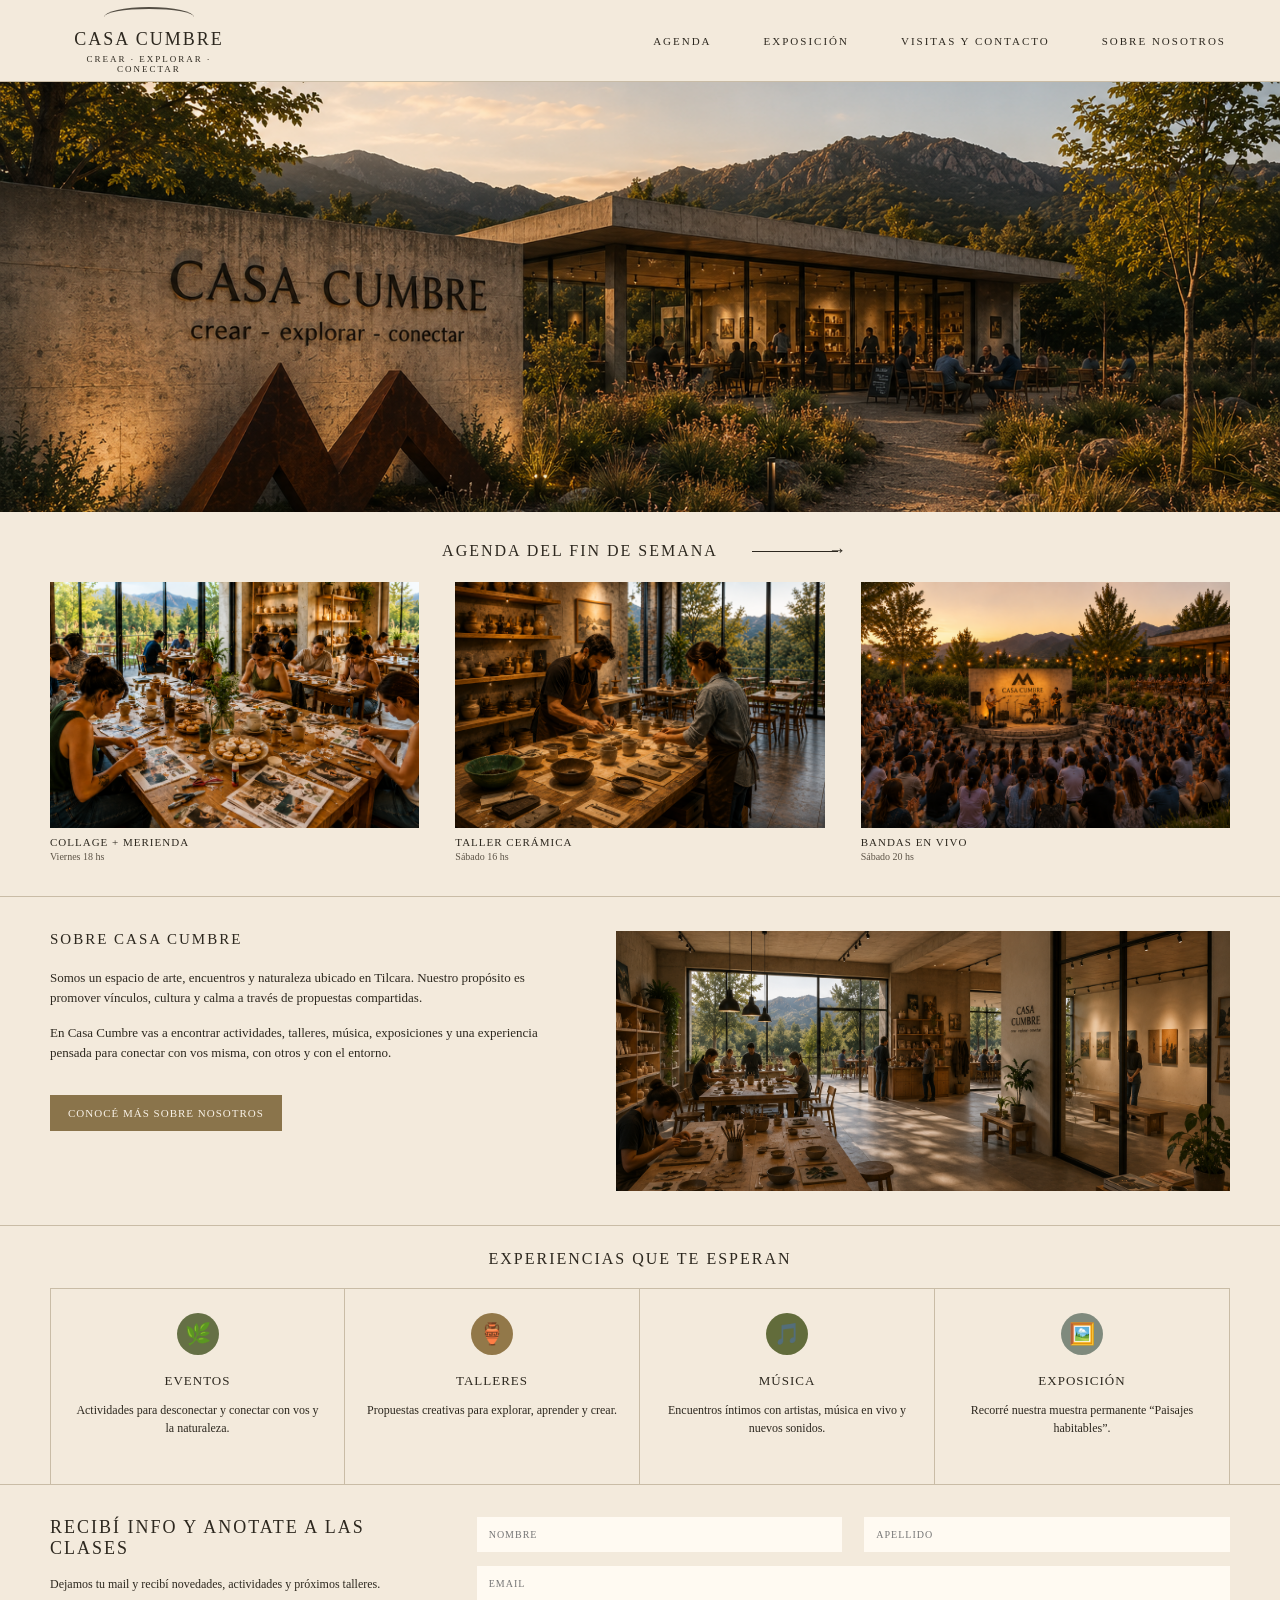
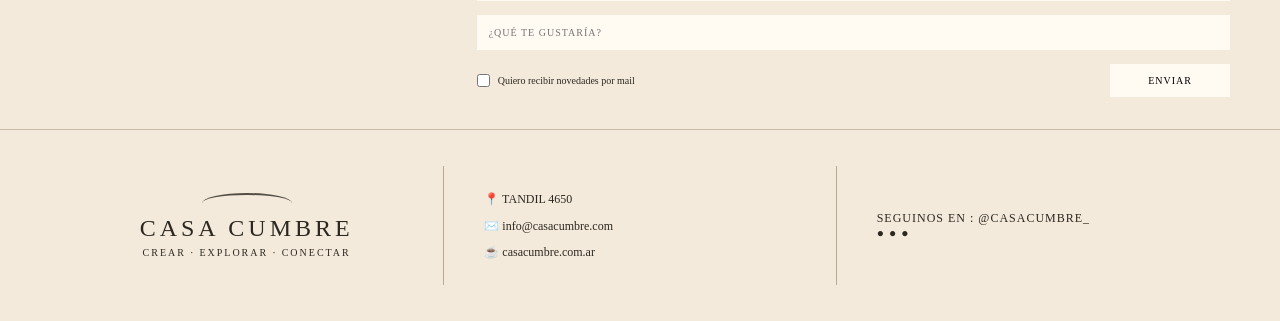
<file: index.html>
<!doctype html>
<html lang="es">
  <head>
    <meta charset="UTF-8" />
    <meta name="viewport" content="width=device-width, initial-scale=1.0" />
    <title>Casa Cumbre</title>
    <link rel="stylesheet" href="style.css" />
  </head>
  <body>
    <header class="header">
      <div class="logo">
        <div class="mountain-line"></div>
        <h1>CASA CUMBRE</h1>
        <p>CREAR · EXPLORAR · CONECTAR</p>
      </div>

      <nav class="nav">
        <a href="agenda.html">AGENDA</a>
        <a href="exposicion.html">EXPOSICIÓN</a>
        <a href="visitas.html">VISITAS Y CONTACTO</a>
        <a href="nosotros.html">SOBRE NOSOTROS</a>
      </nav>
    </header>

    <main>
      <section class="hero">
        <div class="hero-text"></div>
      </section>

      <section class="agenda">
        <div class="section-title">
          <h2>AGENDA DEL FIN DE SEMANA</h2>
          <span></span>
        </div>

        <div class="cards">
          <article class="card">
            <img src="img/collague-merienda.png" alt="Collage y merienda" />
            <h3>COLLAGE + MERIENDA</h3>
            <p>Viernes 18 hs</p>
          </article>

          <article class="card">
            <img src="img/CERMICA2.png" alt="Taller cerámica" />
            <h3>TALLER CERÁMICA</h3>
            <p>Sábado 16 hs</p>
          </article>

          <article class="card">
            <img src="img/bandas-vivo.png" alt="Bandas en vivo" />
            <h3>BANDAS EN VIVO</h3>
            <p>Sábado 20 hs</p>
          </article>
        </div>
      </section>

      <section class="about">
        <div class="about-text">
          <h2>SOBRE CASA CUMBRE</h2>
          <p>
            Somos un espacio de arte, encuentros y naturaleza ubicado en
            Tilcara. Nuestro propósito es promover vínculos, cultura y calma a
            través de propuestas compartidas.
          </p>
          <p>
            En Casa Cumbre vas a encontrar actividades, talleres, música,
            exposiciones y una experiencia pensada para conectar con vos misma,
            con otros y con el entorno.
          </p>
          <a href="#" class="btn">CONOCÉ MÁS SOBRE NOSOTROS</a>
        </div>

        <div class="about-img">
          <img src="img/sobre-casa.png" alt="Interior de Casa Cumbre" />
        </div>
      </section>

      <section class="experiences">
        <div class="section-title simple">
          <h2>EXPERIENCIAS QUE TE ESPERAN</h2>
        </div>

        <div class="experience-grid">
          <article class="experience">
            <div class="icon">🌿</div>
            <h3>EVENTOS</h3>
            <p>
              Actividades para desconectar y conectar con vos y la naturaleza.
            </p>
          </article>

          <article class="experience">
            <div class="icon">🏺</div>
            <h3>TALLERES</h3>
            <p>Propuestas creativas para explorar, aprender y crear.</p>
          </article>

          <article class="experience">
            <div class="icon">🎵</div>
            <h3>MÚSICA</h3>
            <p>
              Encuentros íntimos con artistas, música en vivo y nuevos sonidos.
            </p>
          </article>

          <article class="experience">
            <div class="icon">🖼️</div>
            <h3>EXPOSICIÓN</h3>
            <p>Recorré nuestra muestra permanente “Paisajes habitables”.</p>
          </article>
        </div>
      </section>

      <section class="newsletter">
        <div class="newsletter-text">
          <h2>RECIBÍ INFO Y ANOTATE A LAS CLASES</h2>
          <p>
            Dejamos tu mail y recibí novedades, actividades y próximos talleres.
          </p>
        </div>

        <form class="form">
          <div class="form-row">
            <input type="text" placeholder="NOMBRE" />
            <input type="text" placeholder="APELLIDO" />
          </div>

          <input type="email" placeholder="EMAIL" />
          <input type="text" placeholder="¿QUÉ TE GUSTARÍA?" />

          <div class="form-bottom">
            <label>
              <input type="checkbox" />
              Quiero recibir novedades por mail
            </label>
            <button type="submit">ENVIAR</button>
          </div>
        </form>
      </section>
    </main>

    <footer class="footer">
      <div class="footer-logo">
        <div class="mountain-line"></div>
        <h2>CASA CUMBRE</h2>
        <p>CREAR · EXPLORAR · CONECTAR</p>
      </div>

      <div class="footer-info">
        <p>📍 TANDIL 4650</p>
        <p>✉️ info@casacumbre.com</p>
        <p>☕ casacumbre.com.ar</p>
      </div>

      <div class="footer-social">
        <p>SEGUINOS EN : @CASACUMBRE_</p>
          <span>●</span>
          <span>●</span>
          <span>●</span>
        </div>
      </div>
    </footer>
  </body>
</html>
</file>
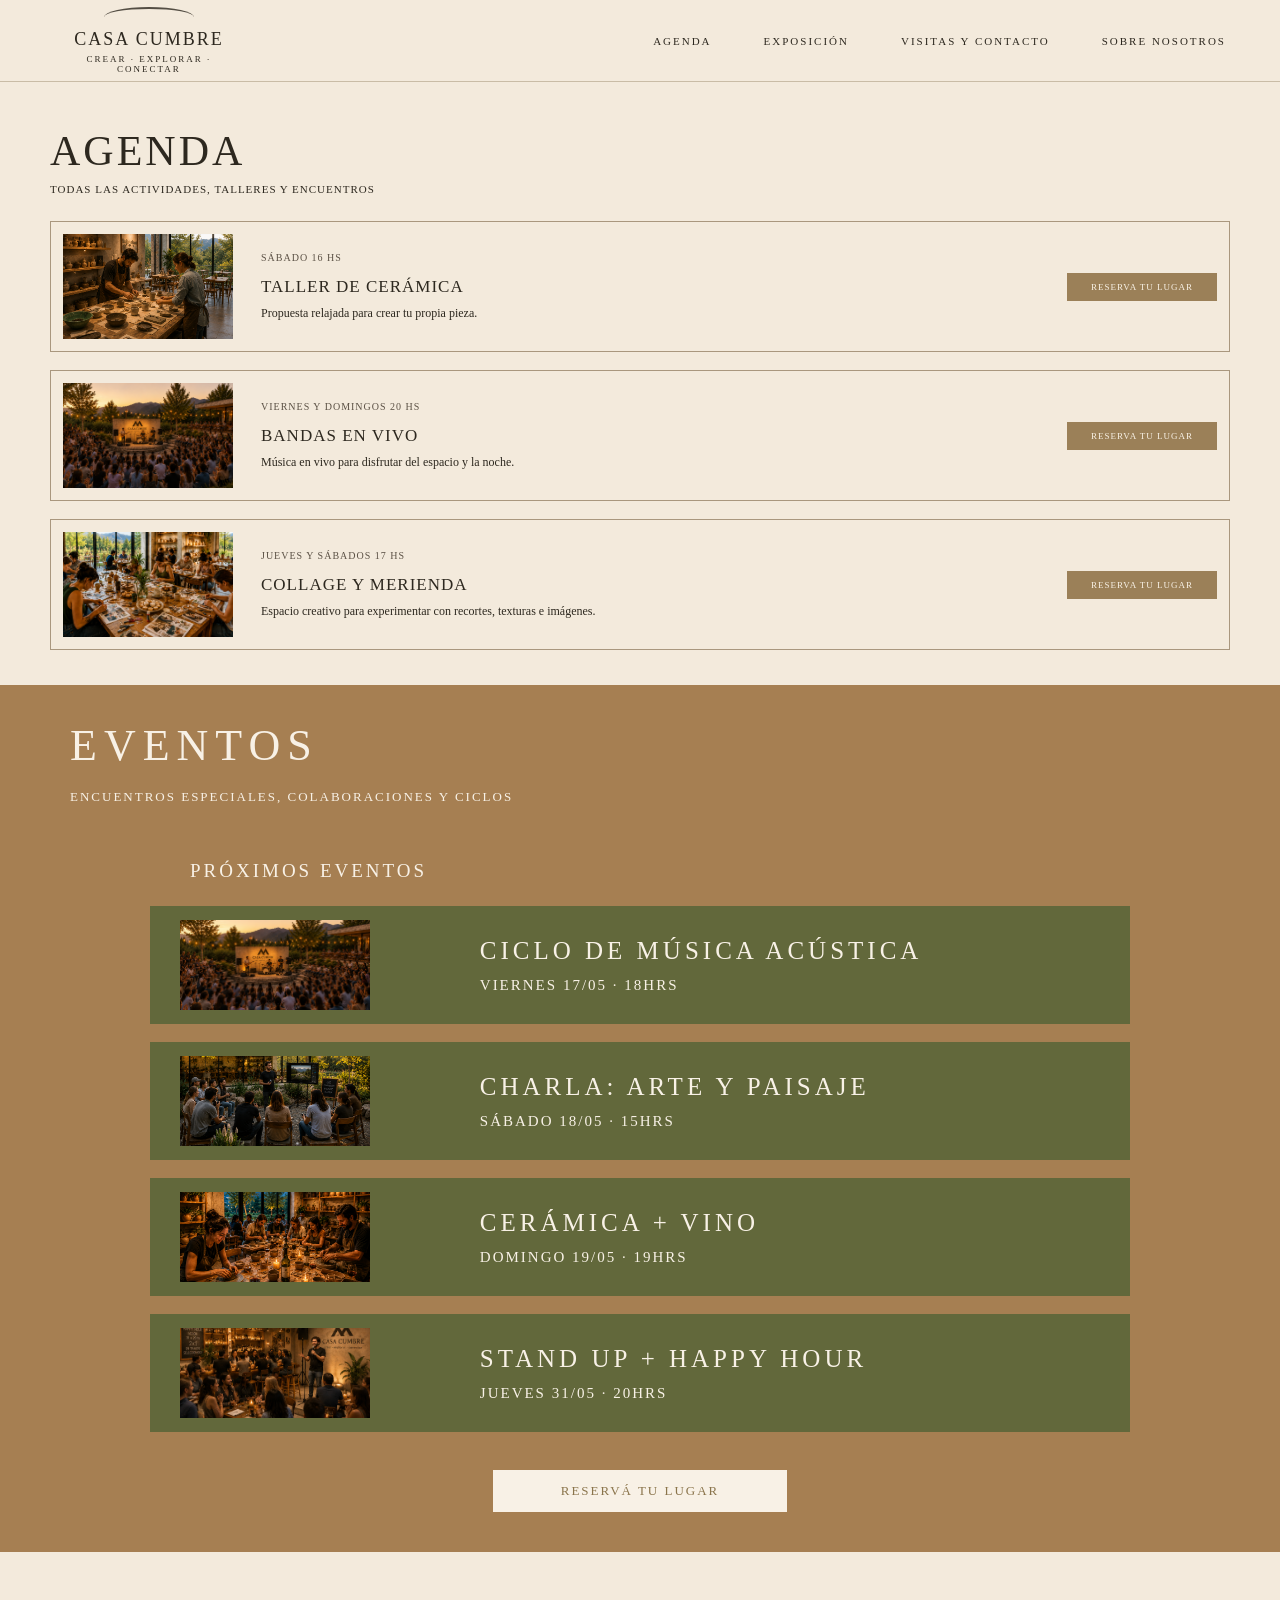
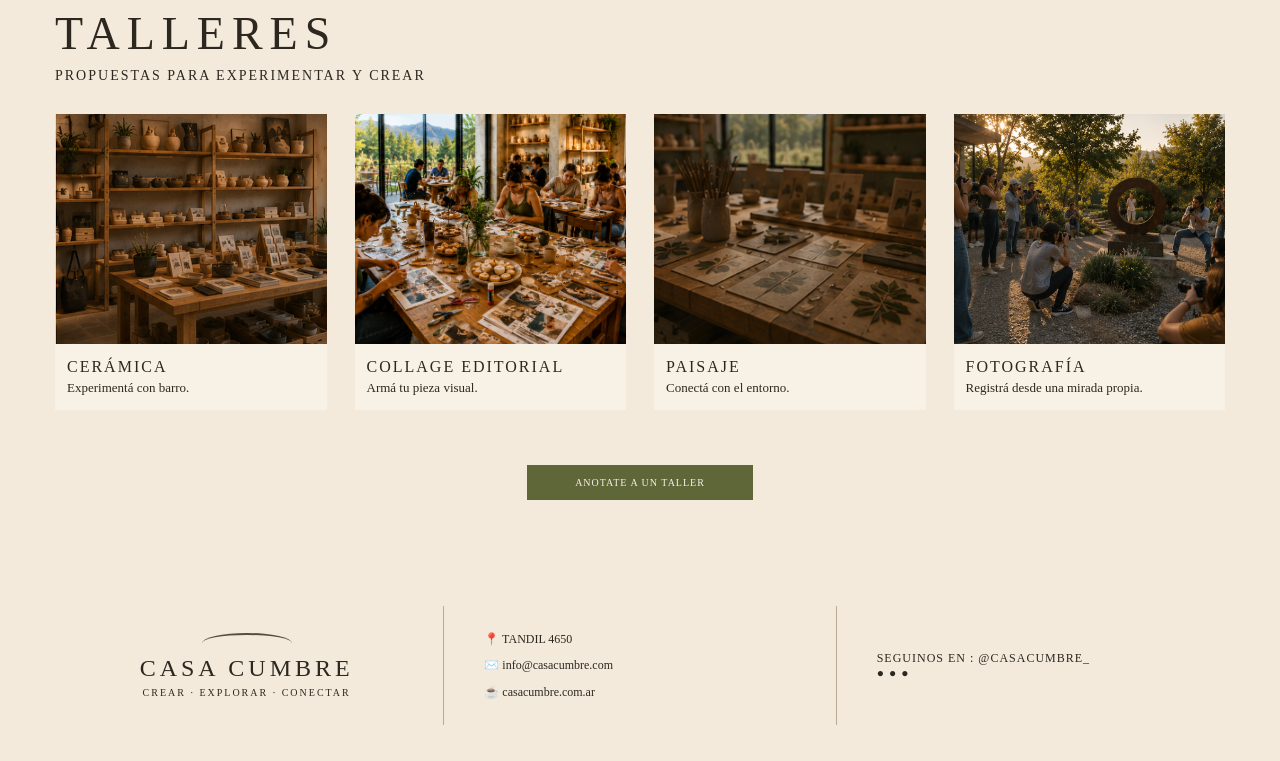
<file: agenda.html>
<!DOCTYPE html>
<html lang="es">
<head>
  <meta charset="UTF-8">
  <meta name="viewport" content="width=device-width, initial-scale=1.0">
  <title>Agenda - Casa Cumbre</title>
  <link rel="stylesheet" href="style.css">
</head>
<body>

  <header class="header">
    <a href="index.html" class="logo">
      <div class="mountain-line"></div>
      <h1>CASA CUMBRE</h1>
      <p>CREAR · EXPLORAR · CONECTAR</p>
    </a>

    <nav class="nav">
      <a href="agenda.html">AGENDA</a>
      <a href="exposicion.html">EXPOSICIÓN</a>
      <a href="visitas.html">VISITAS Y CONTACTO</a>
      <a href="nosotros.html">SOBRE NOSOTROS</a>
    </nav>
  </header>

  <main>

    <section class="agenda-page">
      <h2>AGENDA</h2>
      <p class="subtitle">TODAS LAS ACTIVIDADES, TALLERES Y ENCUENTROS</p>

      <div class="agenda-list">

        <article class="agenda-item">
          <img src="img/ceramica-taller.png" alt="Taller de cerámica">
          <div class="agenda-info">
            <p>SÁBADO 16 HS</p>
            <h3>TALLER DE CERÁMICA</h3>
            <p>Propuesta relajada para crear tu propia pieza.</p>
          </div>
          <a href="#" class="small-btn">RESERVA TU LUGAR</a>
        </article>

        <article class="agenda-item">
          <img src="img/bandas-vivo.png" alt="Bandas en vivo">
          <div class="agenda-info">
            <p>VIERNES Y DOMINGOS 20 HS</p>
            <h3>BANDAS EN VIVO</h3>
            <p>Música en vivo para disfrutar del espacio y la noche.</p>
          </div>
          <a href="#" class="small-btn">RESERVA TU LUGAR</a>
        </article>

        <article class="agenda-item">
          <img src="img/collague-merienda.png" alt="Collage y merienda">
          <div class="agenda-info">
            <p>JUEVES Y SÁBADOS 17 HS</p>
            <h3>COLLAGE Y MERIENDA</h3>
            <p>Espacio creativo para experimentar con recortes, texturas e imágenes.</p>
          </div>
          <a href="#" class="small-btn">RESERVA TU LUGAR</a>
        </article>

      </div>
    </section>

    <section class="eventos-agenda">
  <h2>EVENTOS</h2>
  <p>ENCUENTROS ESPECIALES, COLABORACIONES Y CICLOS</p>

  <h3>PRÓXIMOS EVENTOS</h3>

  <div class="eventos-lista">

    <article class="evento-item">
      <img src="img/bandas-vivo.png" alt="Ciclo de música acústica">
      <div>
        <h4>CICLO DE MÚSICA ACÚSTICA</h4>
        <p>VIERNES 17/05 · 18HRS</p>
      </div>
    </article>

    <article class="evento-item">
      <img src="img/stund-up.png" alt="Charla arte y paisaje">
      <div>
        <h4>CHARLA: ARTE Y PAISAJE</h4>
        <p>SÁBADO 18/05 · 15HRS</p>
      </div>
    </article>

    <article class="evento-item">
      <img src="img/cermica-vino.png" alt="Cerámica y vino">
      <div>
        <h4>CERÁMICA + VINO</h4>
        <p>DOMINGO 19/05 · 19HRS</p>
      </div>
    </article>

    <article class="evento-item">
      <img src="img/stund-up2.png" alt="Stand up happy hour">
      <div>
        <h4>STAND UP + HAPPY HOUR</h4>
        <p>JUEVES 31/05 · 20HRS</p>
      </div>
    </article>

  </div>

  <a href="visitas.html" class="boton-reserva">RESERVÁ TU LUGAR</a>
</section>

    <section class="talleres-section">
      <h2>TALLERES</h2>
      <p>PROPUESTAS PARA EXPERIMENTAR Y CREAR</p>

      <div class="talleres-grid">

        <article>
          <img src="img/ceramica-.png" alt="Cerámica">
          <h3>CERÁMICA</h3>
          <p>Experimentá con barro.</p>
        </article>

        <article>
          <img src="img/collague-merienda.png" alt="Collage">
          <h3>COLLAGE EDITORIAL</h3>
          <p>Armá tu pieza visual.</p>
        </article>

        <article>
          <img src="img/botanica.png" alt="Impresion Botanica">
          <h3>PAISAJE</h3>
          <p>Conectá con el entorno.</p>
        </article>

        <article>
          <img src="img/fotografia.png" alt="Fotografía">
          <h3>FOTOGRAFÍA</h3>
          <p>Registrá desde una mirada propia.</p>
        </article>

      </div>

      <a href="#" class="green-btn">ANOTATE A UN TALLER</a>
    </section>

  </main>

  <footer class="footer">
    <div class="footer-logo">
      <div class="mountain-line"></div>
      <h2>CASA CUMBRE</h2>
      <p>CREAR · EXPLORAR · CONECTAR</p>
    </div>

    <div class="footer-info">
      <p>📍 TANDIL 4650</p>
      <p>✉️ info@casacumbre.com</p>
      <p>☕ casacumbre.com.ar</p>
    </div>

    <div class="footer-social">
      <p>SEGUINOS EN : @CASACUMBRE_</p>
      
        <span>●</span>
        <span>●</span>
        <span>●</span>
      </div>
    </div>
  </footer>

</body>
</html>
</file>
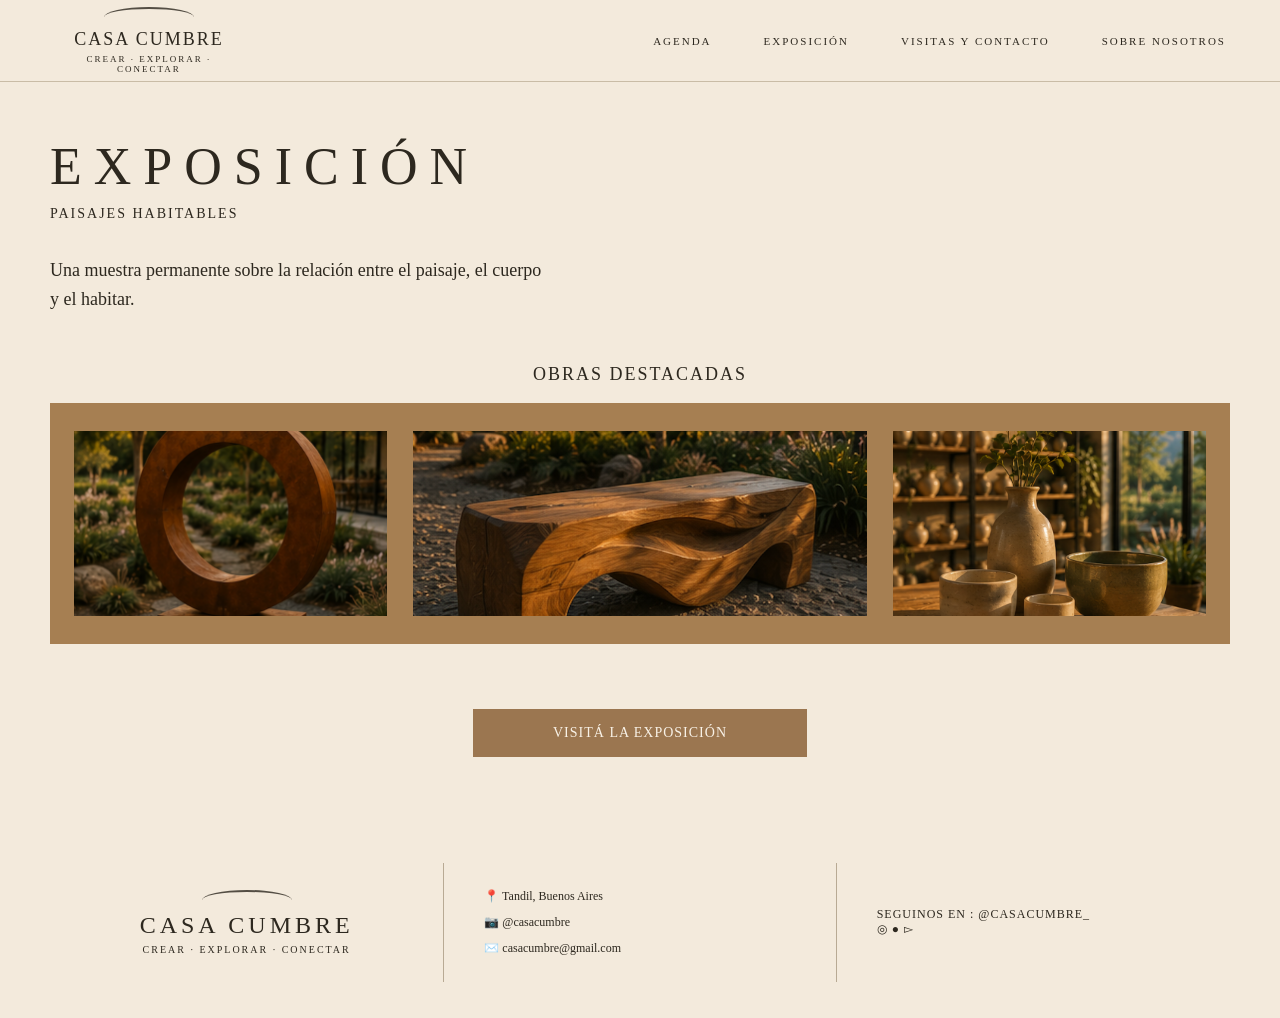
<file: exposicion.html>
<!DOCTYPE html>
<html lang="es">
<head>
  <meta charset="UTF-8">
  <meta name="viewport" content="width=device-width, initial-scale=1.0">
  <title>Exposición - Casa Cumbre</title>
  <link rel="stylesheet" href="style.css">
</head>
<body>

  <header class="header">
    <a href="index.html" class="logo">
      <div class="mountain-line"></div>
      <h1>CASA CUMBRE</h1>
      <p>CREAR · EXPLORAR · CONECTAR</p>
    </a>

    <nav class="nav">
      <a href="agenda.html">AGENDA</a>
      <a href="exposicion.html">EXPOSICIÓN</a>
      <a href="visitas.html">VISITAS Y CONTACTO</a>
      <a href="nosotros.html">SOBRE NOSOTROS</a>
    </nav>
  </header>

  <main class="expo-page">

    <section class="expo-intro">
      <h2>EXPOSICIÓN</h2>
      <p class="expo-subtitle">PAISAJES HABITABLES</p>

      <p>
        Una muestra permanente sobre la relación entre el paisaje,
        el cuerpo y el habitar.
      </p>
    </section>

    <section class="obras">
      <h2>OBRAS DESTACADAS</h2>

      <div class="obras-box">
        <img src="img/circulo.png" alt="Obra escultórica">
        <img src="img/plano.png" alt="Banco de madera">
        <img src="img/cermica-piezas.png" alt="Piezas de cerámica">
      </div>

      <a href="#" class="expo-btn">VISITÁ LA EXPOSICIÓN</a>
    </section>

  </main>

  <footer class="footer">
    <div class="footer-logo">
      <div class="mountain-line"></div>
      <h2>CASA CUMBRE</h2>
      <p>CREAR · EXPLORAR · CONECTAR</p>
    </div>

    <div class="footer-info">
      <p>📍 Tandil, Buenos Aires</p>
      <p>📷 @casacumbre</p>
      <p>✉️ casacumbre@gmail.com</p>
    </div>

    <div class="footer-social">
      <p>SEGUINOS EN : @CASACUMBRE_</p>
    
        <span>◎</span>
        <span>●</span>
        <span>▻</span>
      </div>
    </div>
  </footer>

</body>
</html>
</file>
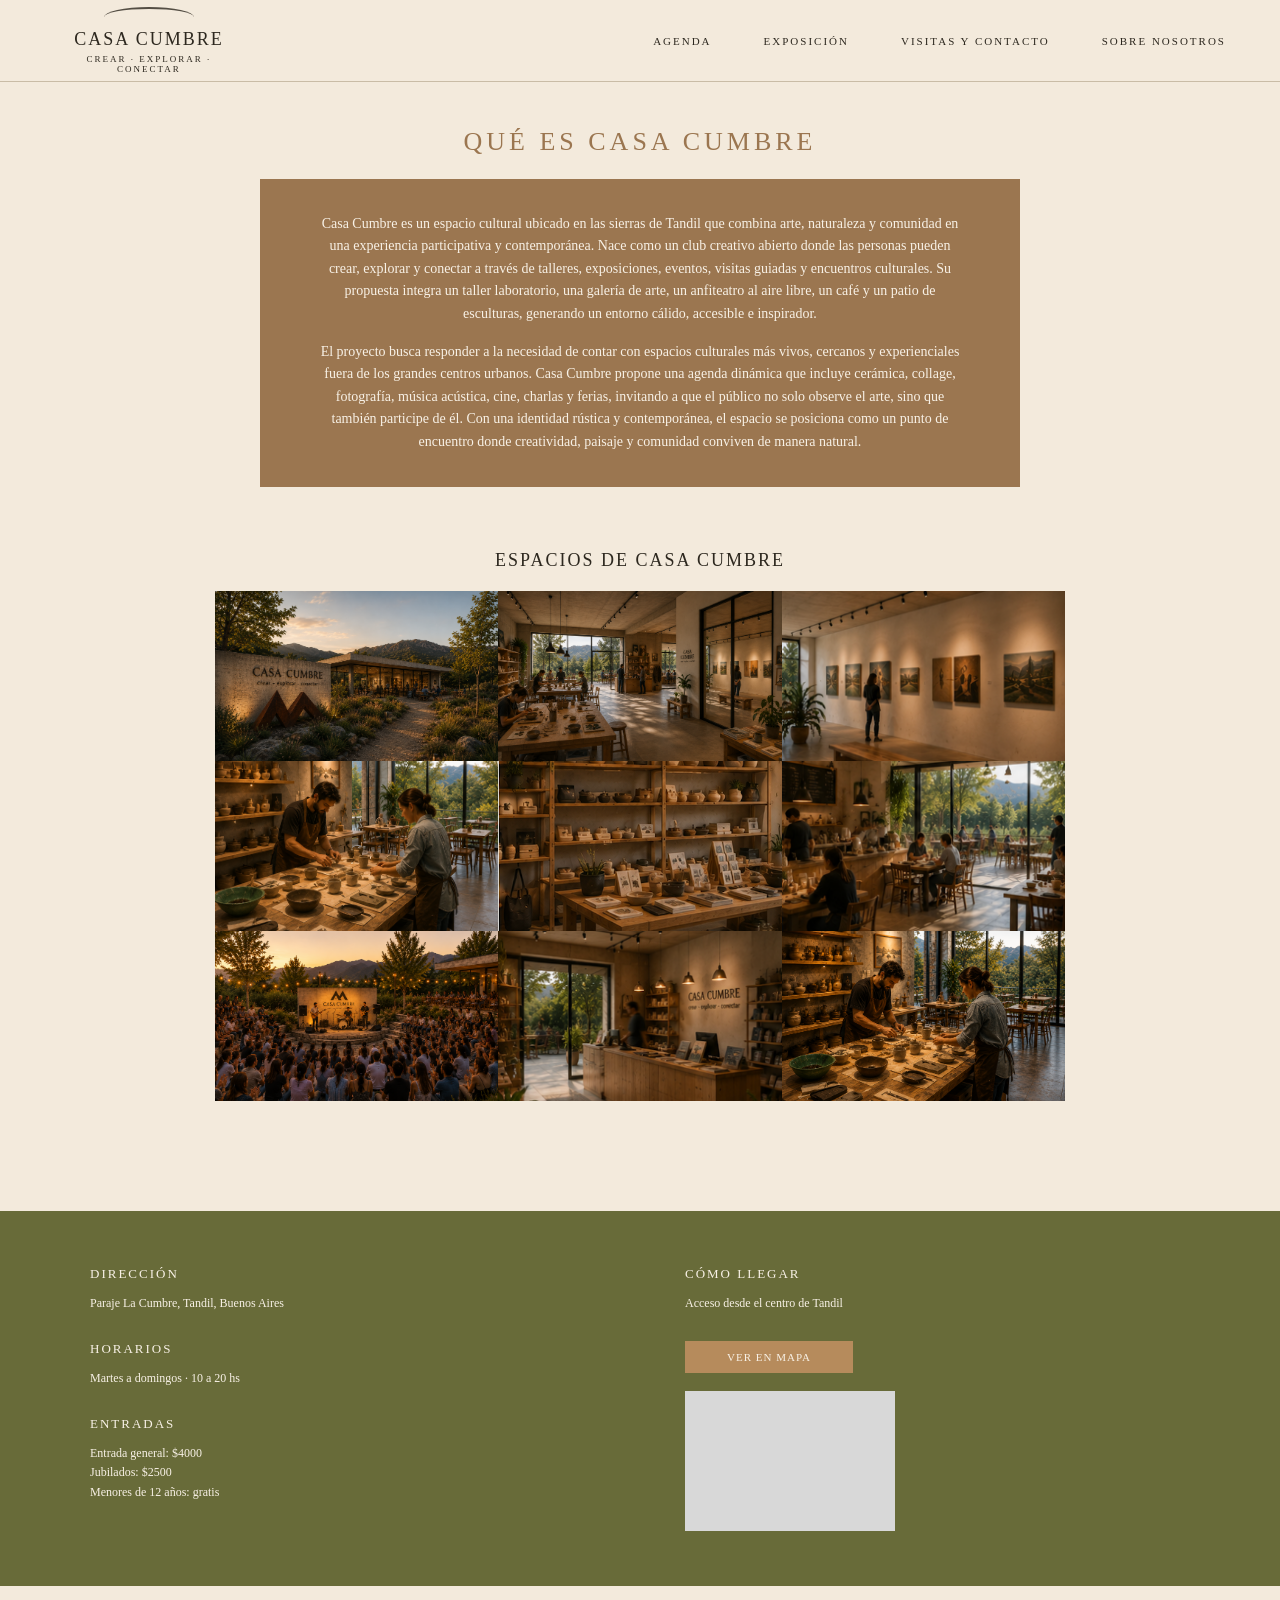
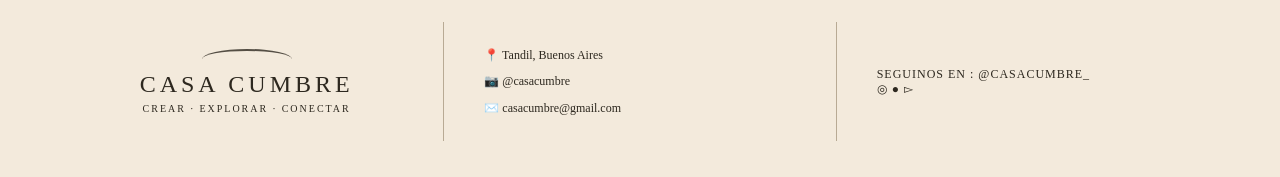
<file: nosotros.html>
<!DOCTYPE html>
<html lang="es">
<head>
  <meta charset="UTF-8">
  <meta name="viewport" content="width=device-width, initial-scale=1.0">
  <title>Sobre Nosotros - Casa Cumbre</title>
  <link rel="stylesheet" href="style.css">
</head>
<body>

  <header class="header">
    <a href="index.html" class="logo">
      <div class="mountain-line"></div>
      <h1>CASA CUMBRE</h1>
      <p>CREAR · EXPLORAR · CONECTAR</p>
    </a>

    <nav class="nav">
      <a href="agenda.html">AGENDA</a>
      <a href="exposicion.html">EXPOSICIÓN</a>
      <a href="visitas.html">VISITAS Y CONTACTO</a>
      <a href="nosotros.html">SOBRE NOSOTROS</a>
    </nav>
  </header>

  <main>

    <section class="nosotros-intro">
      <h2>QUÉ ES CASA CUMBRE</h2>

      <div class="nosotros-box">
        <p>
          Casa Cumbre es un espacio cultural ubicado en las sierras de Tandil que combina arte, naturaleza y comunidad en una experiencia participativa y contemporánea. Nace como un club creativo abierto donde las personas pueden crear, explorar y conectar a través de talleres, exposiciones, eventos, visitas guiadas y encuentros culturales. Su propuesta integra un taller laboratorio, una galería de arte, un anfiteatro al aire libre, un café y un patio de esculturas, generando un entorno cálido, accesible e inspirador.
        </p>

        <p>
         El proyecto busca responder a la necesidad de contar con espacios culturales más vivos, cercanos y experienciales fuera de los grandes centros urbanos. Casa Cumbre propone una agenda dinámica que incluye cerámica, collage, fotografía, música acústica, cine, charlas y ferias, invitando a que el público no solo observe el arte, sino que también participe de él. Con una identidad rústica y contemporánea, el espacio se posiciona como un punto de encuentro donde creatividad, paisaje y comunidad conviven de manera natural.
        </p>

      </div>
    </section>

    <section class="espacios-nosotros">
      <h2>ESPACIOS DE CASA CUMBRE</h2>

      <div class="espacios-grid-nosotros">
        <img src="img/casa-frente.png" alt="Exterior Casa Cumbre">
        <img src="img/sobre-casa.png" alt="Interior Casa Cumbre">
        <img src="img/sala.png" alt="Sala de exposición">
        <img src="img/ceramica-taller.png" alt="Taller creativo">
        <img src="img/ceramica-.png" alt="Cerámica">
        <img src="img/cafeteria.png" alt="Cafetería">
        <img src="img/bandas-vivo.png" alt="Vista exterior">
        <img src="img/recepcion.png" alt="Patio">
        <img src="img/CERMICA2.png" alt="Objetos de Casa Cumbre">
        
      </div>
    </section>

    <section class="info-nosotros">
      <div>
        <h3>DIRECCIÓN</h3>
        <p>Paraje La Cumbre, Tandil, Buenos Aires</p>

        <h3>HORARIOS</h3>
        <p>Martes a domingos · 10 a 20 hs</p>

        <h3>ENTRADAS</h3>
        <p>
          Entrada general: $4000<br>
          Jubilados: $2500<br>
          Menores de 12 años: gratis
        </p>
      </div>

      <div>
        <h3>CÓMO LLEGAR</h3>
        <p>Acceso desde el centro de Tandil</p>

        <a href="#" class="mapa-btn-nosotros">VER EN MAPA</a>

        <div class="mapa-nosotros"></div>
      </div>
    </section>

  </main>

  <footer class="footer">
    <div class="footer-logo">
      <div class="mountain-line"></div>
      <h2>CASA CUMBRE</h2>
      <p>CREAR · EXPLORAR · CONECTAR</p>
    </div>

    <div class="footer-info">
      <p>📍 Tandil, Buenos Aires</p>
      <p>📷 @casacumbre</p>
      <p>✉️ casacumbre@gmail.com</p>
    </div>

    <div class="footer-social">
      <p>SEGUINOS EN : @CASACUMBRE_</p>
    
        <span>◎</span>
        <span>●</span>
        <span>▻</span>
      </div>
    </div>
  </footer>

</body>
</html>
</file>
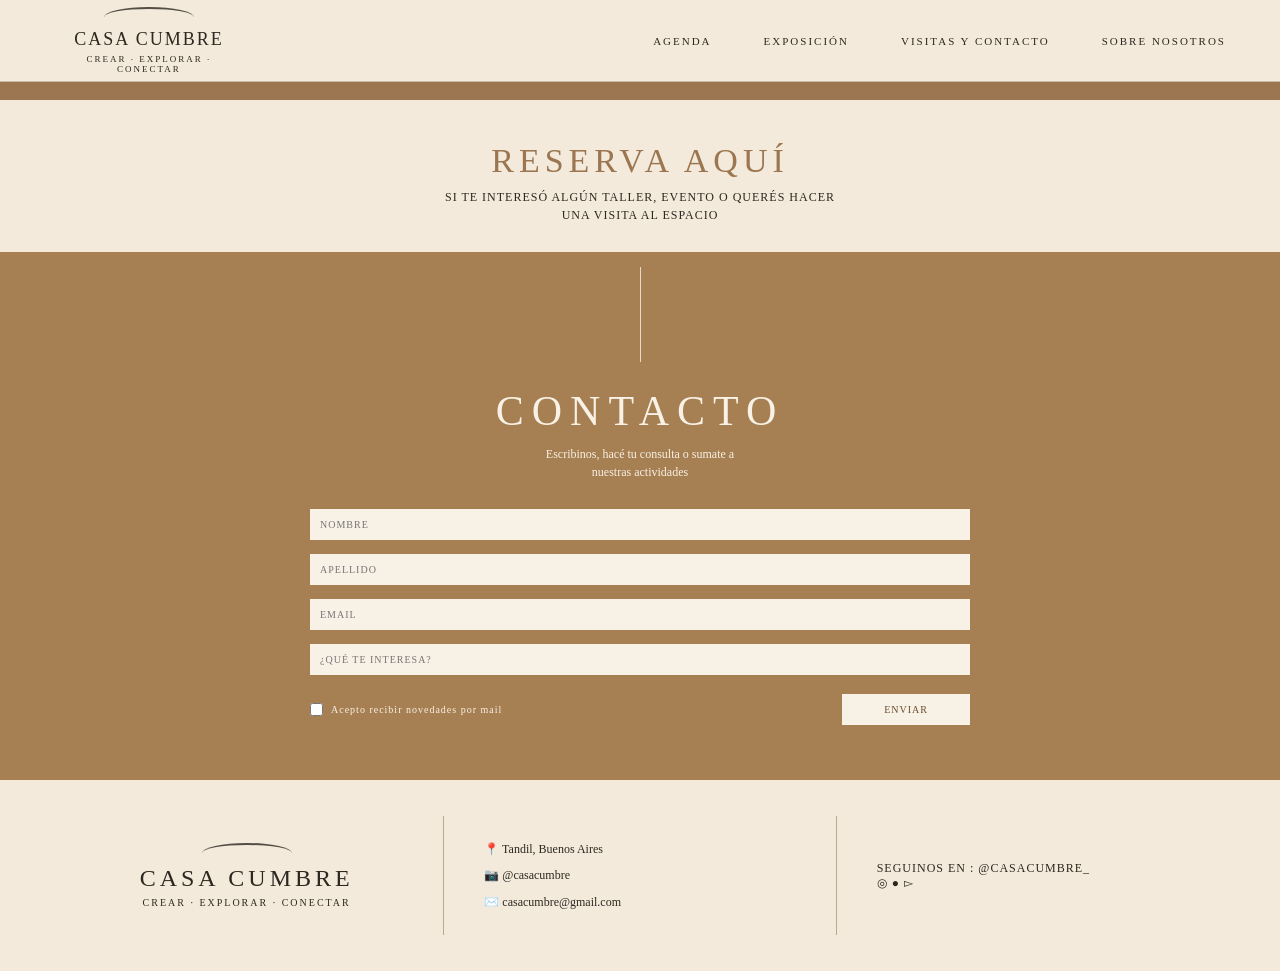
<file: visitas.html>
<!DOCTYPE html>
<html lang="es">
<head>
  <meta charset="UTF-8">
  <meta name="viewport" content="width=device-width, initial-scale=1.0">
  <title>Visitas y Contacto - Casa Cumbre</title>
  <link rel="stylesheet" href="style.css">
</head>
<body>

  <header class="header">
    <a href="index.html" class="logo">
      <div class="mountain-line"></div>
      <h1>CASA CUMBRE</h1>
      <p>CREAR · EXPLORAR · CONECTAR</p>
    </a>

    <nav class="nav">
      <a href="agenda.html">AGENDA</a>
      <a href="exposicion.html">EXPOSICIÓN</a>
      <a href="visitas.html">VISITAS Y CONTACTO</a>
      <a href="nosotros.html">SOBRE NOSOTROS</a>
    </nav>
  </header>

  <main class="contact-page">

    <section class="reserva">
      <h2>RESERVA AQUÍ</h2>
      <p>SI TE INTERESÓ ALGÚN TALLER, EVENTO O QUERÉS HACER<br>UNA VISITA AL ESPACIO</p>
    </section>

    <section class="contact-form-section">
      <div class="vertical-line"></div>

      <h2>CONTACTO</h2>
      <p>Escribinos, hacé tu consulta o sumate a<br>nuestras actividades</p>

      <form class="contact-form">
        <input type="text" placeholder="NOMBRE">
        <input type="text" placeholder="APELLIDO">
        <input type="email" placeholder="EMAIL">
        <input type="text" placeholder="¿QUÉ TE INTERESA?">

        <div class="contact-bottom">
          <label>
            <input type="checkbox">
            Acepto recibir novedades por mail
          </label>

          <button type="submit">ENVIAR</button>
        </div>
      </form>
    </section>

  </main>

  <footer class="footer">
    <div class="footer-logo">
      <div class="mountain-line"></div>
      <h2>CASA CUMBRE</h2>
      <p>CREAR · EXPLORAR · CONECTAR</p>
    </div>

    <div class="footer-info">
      <p>📍 Tandil, Buenos Aires</p>
      <p>📷 @casacumbre</p>
      <p>✉️ casacumbre@gmail.com</p>
    </div>

    <div class="footer-social">
      <p>SEGUINOS EN : @CASACUMBRE_ </p>
     
        <span>◎</span>
        <span>●</span>
        <span>▻</span>
      </div>
    </div>
  </footer>

</body>
</html>
</file>
<file: style.css>
* {
  margin: 0;
  padding: 0;
  box-sizing: border-box;
}

body {
  background-color: #f3eadc;
  color: #2d281f;
  font-family: Georgia, "Times New Roman", serif;
}

a {
  text-decoration: none;
  color: inherit;
}

img {
  width: 100%;
  display: block;
}

/* HEADER */

.header {
  width: 100%;
  height: 82px;
  background-color: #f3eadc;
  display: flex;
  align-items: center;
  justify-content: space-between;
  padding: 0 54px;
  border-bottom: 1px solid #c9bca6;
}

.logo {
  text-align: center;
  width: 190px;
}

.logo h1 {
  font-size: 18px;
  letter-spacing: 2px;
  font-weight: 400;
}

.logo p {
  font-size: 9px;
  letter-spacing: 2px;
  margin-top: 4px;
}

.mountain-line {
  width: 90px;
  height: 20px;
  margin: 0 auto 2px;
  border-top: 2px solid #2d281f;
  border-radius: 50%;
  opacity: 0.8;
}

.nav {
  display: flex;
  gap: 52px;
  font-size: 11px;
  letter-spacing: 2px;
}

.nav a:hover {
  opacity: 0.6;
}

/* HERO */

.hero {
  height: 430px;
  background-image: url("img/casa-frente.png");
  background-size: cover;
  background-position: center;
  position: relative;
}
.hero-text {
  position: absolute;
  left: 92px;
  top: 140px;
  color: #1f1c16;
}

.hero-text h2 {
  font-size: 26px;
  letter-spacing: 3px;
  font-weight: 400;
}

.hero-text p {
  font-size: 12px;
  letter-spacing: 2px;
  margin-top: 8px;
}

/* AGENDA */

.agenda {
  padding: 30px 50px 34px;
  border-bottom: 1px solid #c9bca6;
}

.section-title {
  display: flex;
  align-items: center;
  justify-content: center;
  gap: 34px;
  margin-bottom: 22px;
}

.section-title h2 {
  font-size: 16px;
  letter-spacing: 2px;
  font-weight: 400;
}

.section-title span {
  width: 86px;
  height: 1px;
  background-color: #2d281f;
  position: relative;
}

.section-title span::after {
  content: "→";
  position: absolute;
  right: -8px;
  top: -11px;
  font-size: 18px;
}

.cards {
  display: grid;
  grid-template-columns: repeat(3, 1fr);
  gap: 36px;
}

.card {
  background-color: transparent;
}

card img{
    width: 100%;
    height: 250px; /* antes quizás 150px o 180px */
    object-fit: cover;
}

.card h3 {
  font-size: 11px;
  letter-spacing: 1px;
  font-weight: 400;
  margin-top: 8px;
}

.card p {
  font-size: 10px;
  color: #5d5447;
  margin-top: 3px;
}

/* ABOUT */

.about {
  display: grid;
  grid-template-columns: 1fr 1.2fr;
  gap: 55px;
  padding: 34px 50px;
  border-bottom: 1px solid #c9bca6;
}

.about-text h2 {
  font-size: 15px;
  letter-spacing: 2px;
  font-weight: 400;
  margin-bottom: 20px;
}

.about-text p {
  font-size: 13px;
  line-height: 1.55;
  margin-bottom: 14px;
}

.btn {
  display: inline-block;
  background-color: #8a744b;
  color: #f8f1e6;
  padding: 12px 18px;
  font-size: 11px;
  letter-spacing: 1px;
  margin-top: 18px;
}

.about-img img {
  height: 260px;
  object-fit: cover;
}

/* EXPERIENCES */

.experiences {
  padding: 24px 50px 0;
  border-bottom: 1px solid #c9bca6;
}

.section-title.simple {
  margin-bottom: 20px;
}

.experience-grid {
  display: grid;
  grid-template-columns: repeat(4, 1fr);
  border-top: 1px solid #c9bca6;
}

.experience {
  min-height: 195px;
  text-align: center;
  padding: 24px 20px;
  border-right: 1px solid #c9bca6;
}

.experience:first-child {
  border-left: 1px solid #c9bca6;
}

.icon {
  width: 42px;
  height: 42px;
  background-color: #657045;
  color: #f3eadc;
  border-radius: 50%;
  display: flex;
  align-items: center;
  justify-content: center;
  margin: 0 auto 18px;
  font-size: 21px;
}

.experience:nth-child(2) .icon {
  background-color: #927849;
}

.experience:nth-child(3) .icon {
  background-color: #626c3b;
}

.experience:nth-child(4) .icon {
  background-color: #7f8a7d;
}

.experience h3 {
  font-size: 13px;
  letter-spacing: 1px;
  font-weight: 400;
  margin-bottom: 12px;
}

.experience p {
  font-size: 12px;
  line-height: 1.5;
}

/* NEWSLETTER */

.newsletter {
  display: grid;
  grid-template-columns: 0.8fr 1.6fr;
  gap: 50px;
  padding: 32px 50px;
  border-bottom: 1px solid #c9bca6;
}

.newsletter-text h2 {
  font-size: 18px;
  letter-spacing: 2px;
  font-weight: 400;
  margin-bottom: 16px;
}

.newsletter-text p {
  font-size: 12px;
  line-height: 1.5;
}

.form {
  display: flex;
  flex-direction: column;
  gap: 14px;
}

.form-row {
  display: grid;
  grid-template-columns: 1fr 1fr;
  gap: 22px;
}

input {
  border: none;
  background-color: #fffaf2;
  padding: 12px;
  font-size: 10px;
  letter-spacing: 1px;
  font-family: Georgia, "Times New Roman", serif;
}

.form-bottom {
  display: flex;
  justify-content: space-between;
  align-items: center;
}

.form-bottom label {
  font-size: 10px;
  display: flex;
  align-items: center;
  gap: 8px;
}

.form-bottom input {
  width: auto;
}

button {
  border: none;
  background-color: #fffaf2;
  padding: 11px 38px;
  font-size: 10px;
  letter-spacing: 1px;
  font-family: Georgia, "Times New Roman", serif;
  cursor: pointer;
}

button:hover {
  background-color: #ded1bd;
}

/* FOOTER */

.footer {
  display: grid;
  grid-template-columns: 1fr 1fr 1fr;
  padding: 36px 50px;
  align-items: center;
}

.footer-logo {
  text-align: center;
}

.footer-logo h2 {
  font-size: 24px;
  letter-spacing: 4px;
  font-weight: 400;
}

.footer-logo p {
  font-size: 10px;
  letter-spacing: 2px;
  margin-top: 5px;
}

.footer-info {
  border-left: 1px solid #b8aa94;
  border-right: 1px solid #b8aa94;
  padding: 20px 40px;
  font-size: 12px;
  line-height: 2.2;
}

.footer-social {
  padding-left: 40px;
  font-size: 12px;
  letter-spacing: 1px;
}

.social-icons {
  display: flex;
  gap: 18px;
  margin-top: 18px;
}

/* RESPONSIVE */

@media (max-width: 900px) {
  .header {
    height: auto;
    flex-direction: column;
    gap: 18px;
    padding: 22px;
  }

  .nav {
    flex-wrap: wrap;
    justify-content: center;
    gap: 20px;
  }

  .hero {
    height: 300px;
  }

  .hero-text {
    left: 35px;
    top: 110px;
  }

  .cards,
  .about,
  .newsletter,
  .footer {
    grid-template-columns: 1fr;
  }

  .experience-grid {
    grid-template-columns: 1fr 1fr;
  }

  .about,
  .agenda,
  .experiences,
  .newsletter,
  .footer {
    padding-left: 25px;
    padding-right: 25px;
  }

  .footer-info {
    border-left: none;
    border-right: none;
    border-top: 1px solid #b8aa94;
    border-bottom: 1px solid #b8aa94;
  }
}

@media (max-width: 550px) {
  .experience-grid {
    grid-template-columns: 1fr;
  }

  .form-row {
    grid-template-columns: 1fr;
  }

  .section-title {
    flex-direction: column;
    gap: 12px;
  }
}

/* PÁGINA AGENDA */

.agenda-page {
  padding: 45px 50px 35px;
  background-color: #f3eadc;
}

.agenda-page h2 {
  font-size: 42px;
  letter-spacing: 3px;
  font-weight: 400;
  margin-bottom: 8px;
}

.subtitle,
.agenda-page > p,
.events-section > p,
.talleres-section > p {
  font-size: 11px;
  letter-spacing: 1px;
  margin-bottom: 26px;
}

.agenda-list {
  display: flex;
  flex-direction: column;
  gap: 18px;
}

.agenda-item {
  display: grid;
  grid-template-columns: 170px 1fr 150px;
  align-items: center;
  gap: 28px;
  border: 1px solid #a9977e;
  padding: 12px;
  min-height: 130px;
}

.agenda-item img {
  height: 105px;
  object-fit: cover;
}

.agenda-info p:first-child {
  font-size: 10px;
  letter-spacing: 1px;
  margin-bottom: 12px;
  color: #5b5145;
}

.agenda-info h3 {
  font-size: 17px;
  letter-spacing: 1px;
  font-weight: 400;
  margin-bottom: 8px;
}

.agenda-info p {
  font-size: 12px;
  line-height: 1.4;
}

.small-btn {
  background-color: #9b8058;
  color: #f8f1e6;
  padding: 9px 12px;
  font-size: 9px;
  letter-spacing: 1px;
  text-align: center;
}

/* EVENTOS */

.events-section {
  background-color: #a67f52;
  color: #f8f1e6;
  padding: 42px 50px 45px;
}

.events-section h2 {
  font-size: 34px;
  letter-spacing: 3px;
  font-weight: 400;
  margin-bottom: 8px;
}

.event-list {
  display: flex;
  flex-direction: column;
  gap: 12px;
  max-width: 590px;
}

.event-card {
  display: grid;
  grid-template-columns: 110px 1fr;
  align-items: center;
  gap: 22px;
  background-color: #5f6739;
  padding: 8px;
}

.event-card img {
  height: 58px;
  object-fit: cover;
}

.event-card p {
  font-size: 15px;
  letter-spacing: 1px;
  margin-bottom: 6px;
}

.event-card span {
  font-size: 10px;
  letter-spacing: 1px;
}

.white-btn {
  display: block;
  width: fit-content;
  background-color: #f8f1e6;
  color: #5f4a31;
  padding: 12px 48px;
  font-size: 10px;
  letter-spacing: 1px;
  margin: 30px auto 0;
}

/* TALLERES */

.talleres-section {
  padding: 45px 50px;
  background-color: #f3eadc;
}

.talleres-section h2 {
  font-size: 36px;
  letter-spacing: 3px;
  font-weight: 400;
  margin-bottom: 8px;
}

.talleres-grid {
  display: grid;
  grid-template-columns: repeat(4, 1fr);
  gap: 18px;
  margin-top: 24px;
}

.talleres-grid article {
  background-color: #f8f1e6;
}

.talleres-grid img {
  height: 100px;
  object-fit: cover;
}

.talleres-grid h3 {
  font-size: 11px;
  letter-spacing: 1px;
  font-weight: 400;
  margin: 8px 6px 3px;
}

.talleres-grid p {
  font-size: 9px;
  margin: 0 6px 8px;
}

.green-btn {
  display: block;
  width: fit-content;
  background-color: #5f6739;
  color: #f8f1e6;
  padding: 12px 48px;
  font-size: 10px;
  letter-spacing: 1px;
  margin: 40px auto 0;
}

/* RESPONSIVE AGENDA */

@media (max-width: 800px) {
  .agenda-item {
    grid-template-columns: 1fr;
  }

  .agenda-item img {
    height: 180px;
  }

  .small-btn {
    width: fit-content;
  }

  .talleres-grid {
    grid-template-columns: 1fr 1fr;
  }

  .event-list {
    max-width: 100%;
  }
}

@media (max-width: 500px) {
  .agenda-page h2,
  .events-section h2,
  .talleres-section h2 {
    font-size: 30px;
  }

  .talleres-grid {
    grid-template-columns: 1fr;
  }

  .event-card {
    grid-template-columns: 1fr;
  }

  .event-card img {
    height: 130px;
  }
}

/* PÁGINA EXPOSICIÓN */

.expo-page {
  background-color: #f3eadc;
}

.expo-intro {
  padding: 55px 50px 40px;
}

.expo-intro h2 {
  font-size: 52px;
  letter-spacing: 12px;
  font-weight: 400;
  margin-bottom: 10px;
}

.expo-subtitle {
  font-size: 14px;
  letter-spacing: 2px;
  margin-bottom: 34px;
}

.expo-intro p:last-child {
  max-width: 500px;
  font-size: 18px;
  line-height: 1.6;
}

.obras {
  text-align: center;
  padding: 10px 50px 70px;
}

.obras h2 {
  font-size: 18px;
  letter-spacing: 2px;
  font-weight: 400;
  margin-bottom: 18px;
}

.obras-box {
  background-color: #a67f52;
  padding: 28px 24px;
  display: grid;
  grid-template-columns: 1fr 1.45fr 1fr;
  gap: 26px;
  margin-bottom: 65px;
}

.obras-box img {
  height: 185px;
  object-fit: cover;
}

.expo-btn {
  display: inline-block;
  background-color: #9b7650;
  color: #f8f1e6;
  padding: 16px 80px;
  font-size: 14px;
  letter-spacing: 1px;
}

/* RESPONSIVE EXPOSICIÓN */

@media (max-width: 800px) {
  .expo-intro h2 {
    font-size: 36px;
    letter-spacing: 6px;
  }

  .obras-box {
    grid-template-columns: 1fr;
  }

  .obras-box img {
    height: 220px;
  }

  .expo-btn {
    padding: 14px 40px;
  }
}
/* PÁGINA VISITAS Y CONTACTO / CONTACTO */

.contact-page {
  background-color: #f3eadc;
}

.reserva {
  text-align: center;
  padding: 42px 40px 28px;
  border-top: 18px solid #9b7650;
}

.reserva h2 {
  font-size: 34px;
  letter-spacing: 5px;
  font-weight: 400;
  color: #9b7650;
  margin-bottom: 8px;
}

.reserva p {
  font-size: 12px;
  letter-spacing: 1px;
  line-height: 1.5;
}

.contact-form-section {
  background-color: #a67f52;
  color: #f8f1e6;
  text-align: center;
  padding: 15px 50px 55px;
}

.vertical-line {
  width: 1px;
  height: 95px;
  background-color: #f8f1e6;
  margin: 0 auto 25px;
  opacity: 0.8;
}

.contact-form-section h2 {
  font-size: 42px;
  letter-spacing: 8px;
  font-weight: 400;
  margin-bottom: 10px;
}

.contact-form-section p {
  font-size: 12px;
  line-height: 1.5;
  margin-bottom: 28px;
}

.contact-form {
  max-width: 660px;
  margin: 0 auto;
  display: flex;
  flex-direction: column;
  gap: 14px;
}

.contact-form input {
  width: 100%;
  background-color: #f8f1e6;
  border: none;
  padding: 10px;
  font-size: 10px;
  letter-spacing: 1px;
}

.contact-bottom {
  display: flex;
  justify-content: space-between;
  align-items: center;
  margin-top: 5px;
}

.contact-bottom label {
  display: flex;
  align-items: center;
  gap: 8px;
  color: #f8f1e6;
  font-size: 10px;
  letter-spacing: 1px;
}

.contact-bottom label input {
  width: auto;
}

.contact-bottom button {
  background-color: #f8f1e6;
  color: #6b4d2e;
  border: none;
  padding: 10px 42px;
  font-size: 10px;
  letter-spacing: 1px;
  cursor: pointer;
}

.contact-bottom button:hover {
  background-color: #e3d7c3;
}

/* RESPONSIVE CONTACTO */

@media (max-width: 650px) {
  .reserva h2 {
    font-size: 26px;
  }

  .contact-form-section h2 {
    font-size: 32px;
    letter-spacing: 5px;
  }

  .contact-bottom {
    flex-direction: column;
    gap: 18px;
  }
}
/* PÁGINA SOBRE NOSOTROS */

.nosotros-intro {
  background-color: #f3eadc;
  text-align: center;
  padding: 45px 50px 35px;
}

.nosotros-intro h2 {
  font-size: 26px;
  letter-spacing: 4px;
  font-weight: 400;
  color: #9b7650;
  margin-bottom: 22px;
}

.nosotros-box {
  background-color: #9b7650;
  color: #f8f1e6;
  max-width: 760px;
  margin: 0 auto;
  padding: 34px 55px;
}

.nosotros-box p {
  font-size: 14px;
  line-height: 1.6;
  margin-bottom: 16px;
}

.nosotros-box p:last-child {
  margin-bottom: 0;
}

.espacios-nosotros {
  background-color: #f3eadc;
  padding: 28px 50px 0;
  text-align: center;
}

.espacios-nosotros h2 {
  font-size: 18px;
  letter-spacing: 2px;
  font-weight: 400;
  margin-bottom: 20px;
}

.espacios-grid-nosotros {
  display: grid;
  grid-template-columns: repeat(3, 1fr);
  max-width: 850px;
  margin: 0 auto;
}

.espacios-grid-nosotros img {
  height: 170px;
  object-fit: cover;
}

.info-nosotros {
  background-color: #686b39;
  color: #f8f1e6;
  display: grid;
  grid-template-columns: 1fr 1fr;
  gap: 90px;
  padding: 55px 90px;
}

.info-nosotros h3 {
  font-size: 13px;
  letter-spacing: 2px;
  font-weight: 400;
  margin-bottom: 12px;
}

.info-nosotros p {
  font-size: 12px;
  line-height: 1.6;
  margin-bottom: 28px;
}

.mapa-btn-nosotros {
  display: inline-block;
  background-color: #b68b5c;
  color: #f8f1e6;
  padding: 10px 42px;
  font-size: 11px;
  letter-spacing: 1px;
  margin-bottom: 18px;
}

.mapa-nosotros {
  width: 210px;
  height: 140px;
  background-color: #d8d8d8;
}

/* RESPONSIVE SOBRE NOSOTROS */

@media (max-width: 800px) {
  .nosotros-box {
    padding: 28px 25px;
  }

  .espacios-grid-nosotros {
    grid-template-columns: 1fr 1fr;
  }

  .info-nosotros {
    grid-template-columns: 1fr;
    gap: 30px;
    padding: 40px 35px;
  }
}

@media (max-width: 500px) {
  .nosotros-intro h2 {
    font-size: 20px;
  }

  .espacios-grid-nosotros {
    grid-template-columns: 1fr;
  }

  .espacios-grid-nosotros img {
    height: 210px;
  }
}
/* AJUSTE EVENTOS AGENDA - IMÁGENES MÁS GRANDES, LETRA MÁS CHICA Y CAJAS MÁS FINAS */

.eventos-agenda {
  background-color: #a67f52;
  color: #f8f1e6;
  padding: 35px 70px 40px;
  width: 100%;
  max-width: none;
  margin: 0;
}

.eventos-agenda h2 {
  font-size: 44px;
  letter-spacing: 7px;
  font-weight: 400;
  margin-bottom: 18px;
}

.eventos-agenda > p {
  font-size: 13px;
  letter-spacing: 2px;
  margin-bottom: 55px;
}

.eventos-agenda h3 {
  font-size: 19px;
  letter-spacing: 3px;
  font-weight: 400;
  margin-bottom: 24px;
  margin-left: 120px;
}

.eventos-lista {
  width: 86%;
  margin: 0 auto;
  display: flex;
  flex-direction: column;
  gap: 18px;
}

.evento-item {
  background-color: #62683b;
  display: grid;
  grid-template-columns: 210px 1fr;
  align-items: center;
  gap: 90px;
  padding: 14px 30px;
  min-height: 115px;
}

.evento-item img {
  width: 190px;
  height: 90px;
  object-fit: cover;
}

.evento-item h4 {
  font-size: 25px;
  letter-spacing: 4px;
  font-weight: 400;
  margin-bottom: 12px;
}

.evento-item p {
  font-size: 15px;
  letter-spacing: 2px;
}

.boton-reserva {
  display: block;
  width: fit-content;
  background-color: #f8f1e6;
  color: #8a744b;
  padding: 13px 68px;
  font-size: 13px;
  letter-spacing: 2px;
  margin: 38px auto 0;
}

/* AJUSTE TALLERES - IMÁGENES MÁS CUADRADAS */

.talleres-grid {
  display: grid;
  grid-template-columns: repeat(4, 1fr);
  gap: 28px;
  margin-top: 30px;
}

.talleres-grid article {
  background-color: #f8f1e6;
}

.talleres-grid img {
  width: 100%;
  height: 230px;
  object-fit: cover;
}

.talleres-grid h3 {
  font-size: 16px;
  letter-spacing: 2px;
  font-weight: 400;
  margin: 14px 12px 4px;
}

.talleres-grid p {
  font-size: 13px;
  margin: 0 12px 14px;
}

.talleres-section {
  padding: 55px 55px 70px;
}

.talleres-section h2 {
  font-size: 46px;
  letter-spacing: 7px;
}

.talleres-section > p {
  font-size: 14px;
  letter-spacing: 2px;
  margin-bottom: 30px;
}

.green-btn {
  margin-top: 55px;
}
/* MARGEN ENTRE FOTOS Y SECCIÓN VERDE - SOBRE NOSOTROS */

.espacios-nosotros {
  padding-bottom: 55px;
}

.espacios-grid-nosotros {
  margin-bottom: 55px;
}
</file>
